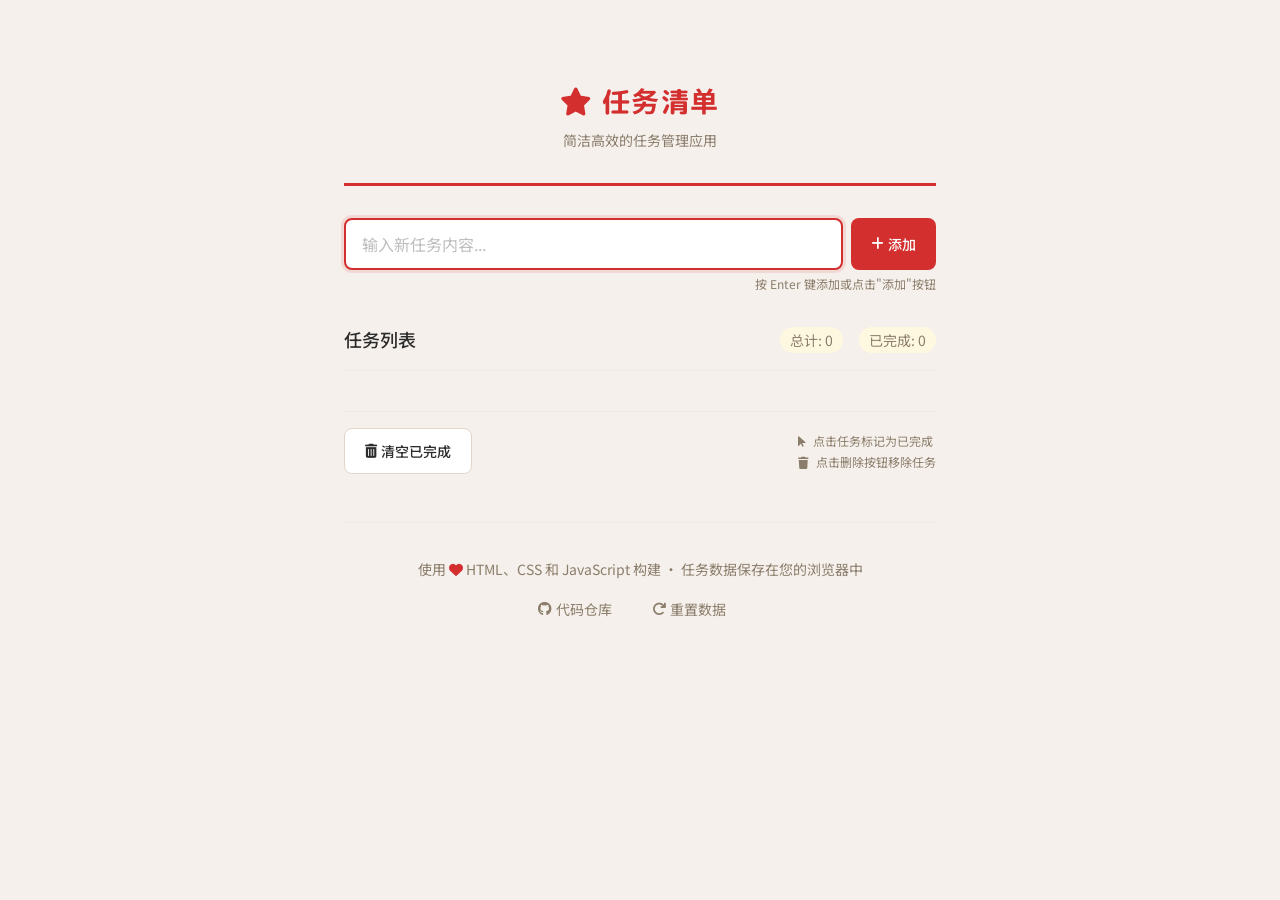
<file: index.html>
<!DOCTYPE html>
<html lang="zh-CN">
<head>
    <meta charset="UTF-8">
    <meta name="viewport" content="width=device-width, initial-scale=1.0">
    <meta name="theme-color" content="#D32F2F">
    <title>任务清单 - 党政风格</title>
    <meta name="description" content="党政风格的任务清单网页应用，简洁高效，支持本地存储。">
    <link rel="stylesheet" href="style.css">
    <link rel="preconnect" href="https://cdnjs.cloudflare.com">
    <link rel="preconnect" href="https://fonts.googleapis.com">
    <link rel="stylesheet" href="https://cdnjs.cloudflare.com/ajax/libs/font-awesome/6.4.0/css/all.min.css" media="print" onload="this.media='all'">
    <noscript>
        <link rel="stylesheet" href="https://cdnjs.cloudflare.com/ajax/libs/font-awesome/6.4.0/css/all.min.css">
    </noscript>
    <link href="https://fonts.googleapis.com/css2?family=M+PLUS+Rounded+1c:wght@300;400;500;700&family=Noto+Sans+SC:wght@300;400;500;700&display=swap" rel="stylesheet" media="print" onload="this.media='all'">
    <link rel="icon" href="data:image/svg+xml,<svg xmlns=%22http://www.w3.org/2000/svg%22 viewBox=%220 0 100 100%22><text y=%22.9em%22 font-size=%2290%22>✅</text></svg>">
</head>
<body>
    <div class="container">
        <header class="header">
            <h1 class="title">
                <i class="fas fa-star" aria-hidden="true"></i>
                任务清单
            </h1>
            <p class="subtitle">简洁高效的任务管理应用</p>
        </header>

        <main class="main-content">
            <section class="add-task-section" aria-labelledby="add-task-heading">
                <h2 id="add-task-heading" class="visually-hidden">添加新任务</h2>
                <div class="input-group">
                    <input
                        type="text"
                        id="task-input"
                        class="task-input"
                        placeholder="输入新任务内容..."
                        aria-label="新任务描述"
                        maxlength="200"
                        autocomplete="off"
                    >
                    <button id="add-task-btn" class="btn btn-primary" aria-label="添加任务">
                        <i class="fas fa-plus" aria-hidden="true"></i>
                        添加
                    </button>
                </div>
                <p class="input-hint">按 Enter 键添加或点击"添加"按钮</p>
            </section>

            <section class="tasks-section" aria-labelledby="tasks-heading">
                <h2 id="tasks-heading" class="visually-hidden">您的任务</h2>

                <div class="tasks-header">
                    <h3 class="tasks-title">任务列表</h3>
                    <div class="tasks-stats">
                        <span id="total-count" class="stat">总计: 0</span>
                        <span id="completed-count" class="stat">已完成: 0</span>
                    </div>
                </div>

                <div class="tasks-container">
                    <ul id="tasks-list" class="tasks-list" aria-live="polite">
                        <li class="empty-state" id="empty-state">
                            <i class="fas fa-clipboard-list" aria-hidden="true"></i>
                            <p>暂无任务。请在上方添加第一个任务！</p>
                        </li>
                    </ul>
                </div>

                <div class="tasks-footer">
                    <button id="clear-completed-btn" class="btn btn-secondary" aria-label="清空所有已完成任务">
                        <i class="fas fa-trash-alt" aria-hidden="true"></i>
                        清空已完成
                    </button>
                    <div class="tasks-instructions">
                        <p><i class="fas fa-mouse-pointer" aria-hidden="true"></i> 点击任务标记为已完成</p>
                        <p><i class="fas fa-trash" aria-hidden="true"></i> 点击删除按钮移除任务</p>
                    </div>
                </div>
            </section>
        </main>

        <footer class="footer">
            <p class="footer-text">
                使用 <i class="fas fa-heart icon-heart" aria-hidden="true"></i>
                HTML、CSS 和 JavaScript 构建
                &bullet; 任务数据保存在您的浏览器中
            </p>
            <nav class="footer-links" aria-label="页脚导航">
                <a href="https://github.com" target="_blank" rel="noopener" aria-label="在 GitHub 上查看">
                    <i class="fab fa-github" aria-hidden="true"></i>
                    代码仓库
                </a>
                <button id="reset-data" class="btn-reset" aria-label="重置所有数据">
                    <i class="fas fa-redo" aria-hidden="true"></i>
                    重置数据
                </button>
            </nav>
        </footer>

        <div aria-live="polite" aria-atomic="true" class="visually-hidden" id="status-message"></div>
    </div>

    <script src="app.js" defer></script>
</body>
</html>
</file>
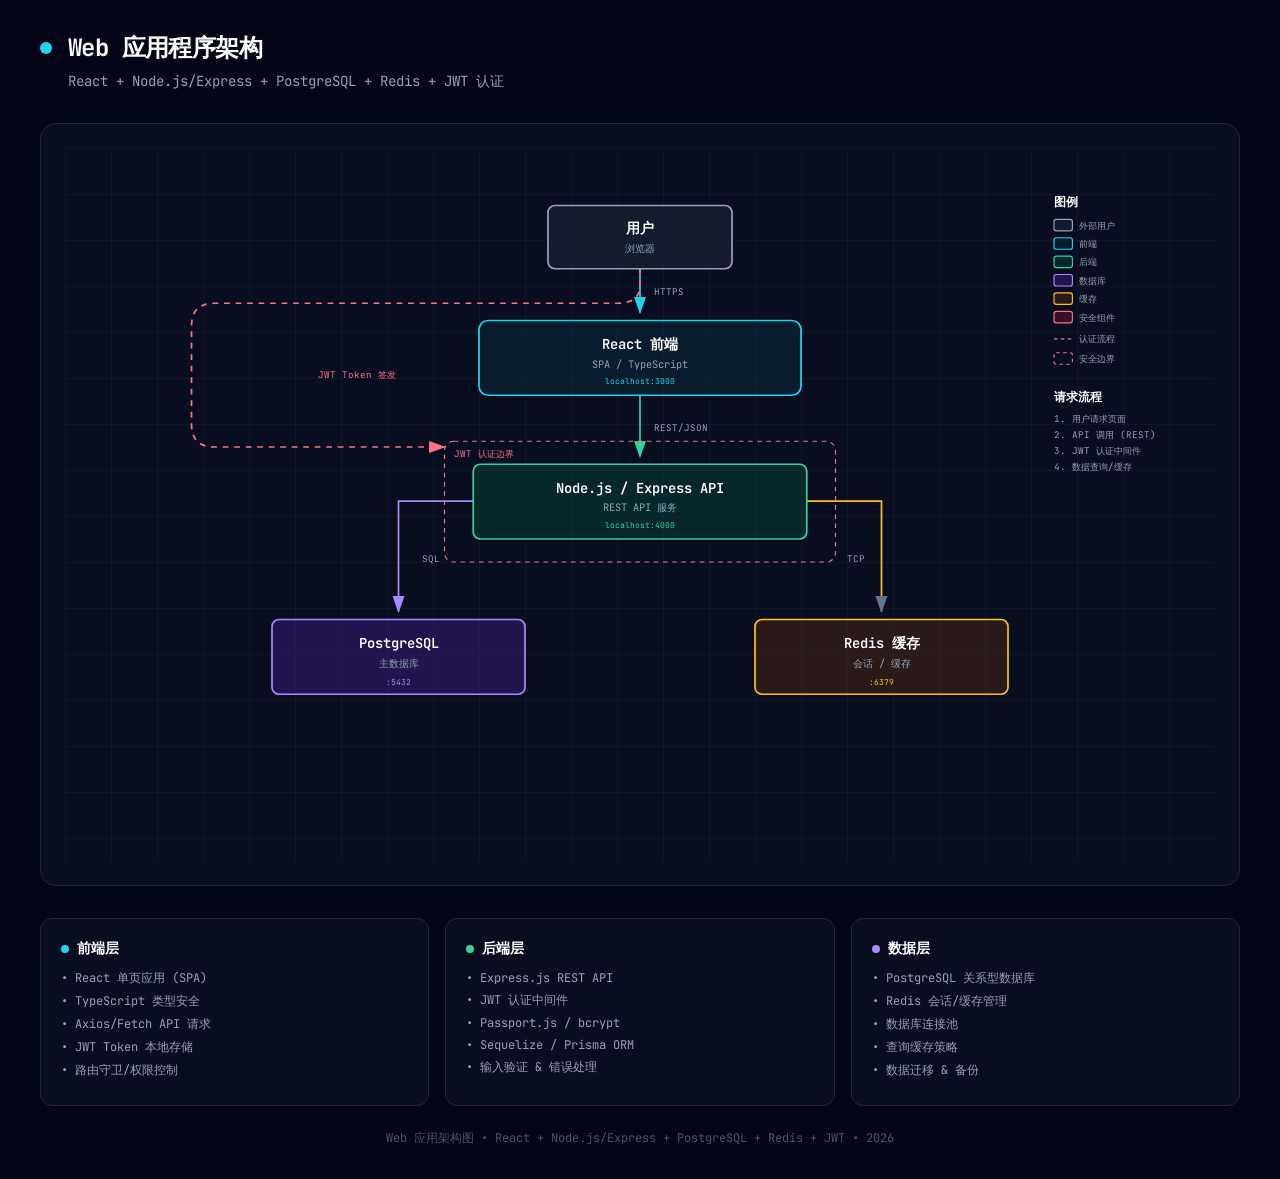
<file: architecture.html>
<!DOCTYPE html>
<html lang="zh-CN">
<head>
  <meta charset="UTF-8">
  <meta name="viewport" content="width=device-width, initial-scale=1.0">
  <title>Web 应用架构图</title>
  <link href="https://fonts.googleapis.com/css2?family=JetBrains+Mono:wght@400;500;600;700&display=swap" rel="stylesheet">
  <style>
    * {
      margin: 0;
      padding: 0;
      box-sizing: border-box;
    }

    body {
      font-family: 'JetBrains Mono', monospace;
      background: #020617;
      min-height: 100vh;
      padding: 2rem;
      color: white;
    }

    .container {
      max-width: 1200px;
      margin: 0 auto;
    }

    .header {
      margin-bottom: 2rem;
    }

    .header-row {
      display: flex;
      align-items: center;
      gap: 1rem;
      margin-bottom: 0.5rem;
    }

    .pulse-dot {
      width: 12px;
      height: 12px;
      background: #22d3ee;
      border-radius: 50%;
      animation: pulse 2s infinite;
    }

    @keyframes pulse {
      0%, 100% { opacity: 1; }
      50% { opacity: 0.5; }
    }

    h1 {
      font-size: 1.5rem;
      font-weight: 700;
      letter-spacing: -0.025em;
    }

    .subtitle {
      color: #94a3b8;
      font-size: 0.875rem;
      margin-left: 1.75rem;
    }

    .diagram-container {
      background: rgba(15, 23, 42, 0.5);
      border-radius: 1rem;
      border: 1px solid #1e293b;
      padding: 1.5rem;
      overflow-x: auto;
    }

    svg {
      width: 100%;
      min-width: 900px;
      display: block;
    }

    .cards {
      display: grid;
      grid-template-columns: repeat(auto-fit, minmax(280px, 1fr));
      gap: 1rem;
      margin-top: 2rem;
    }

    .card {
      background: rgba(15, 23, 42, 0.5);
      border-radius: 0.75rem;
      border: 1px solid #1e293b;
      padding: 1.25rem;
    }

    .card-header {
      display: flex;
      align-items: center;
      gap: 0.5rem;
      margin-bottom: 0.75rem;
    }

    .card-dot {
      width: 8px;
      height: 8px;
      border-radius: 50%;
    }

    .card-dot.cyan { background: #22d3ee; }
    .card-dot.emerald { background: #34d399; }
    .card-dot.violet { background: #a78bfa; }
    .card-dot.amber { background: #fbbf24; }
    .card-dot.rose { background: #fb7185; }

    .card h3 {
      font-size: 0.875rem;
      font-weight: 600;
    }

    .card ul {
      list-style: none;
      color: #94a3b8;
      font-size: 0.75rem;
    }

    .card li {
      margin-bottom: 0.375rem;
    }

    .footer {
      text-align: center;
      margin-top: 1.5rem;
      color: #475569;
      font-size: 0.75rem;
    }
  </style>
</head>
<body>
  <div class="container">
    <!-- Header -->
    <div class="header">
      <div class="header-row">
        <div class="pulse-dot"></div>
        <h1>Web 应用程序架构</h1>
      </div>
      <p class="subtitle">React + Node.js/Express + PostgreSQL + Redis + JWT 认证</p>
    </div>

    <!-- Main Diagram -->
    <div class="diagram-container">
      <svg viewBox="0 0 1000 620">
        <!-- Definitions -->
        <defs>
          <marker id="arrowhead" markerWidth="10" markerHeight="7" refX="9" refY="3.5" orient="auto">
            <polygon points="0 0, 10 3.5, 0 7" fill="#64748b" />
          </marker>
          <marker id="arrowhead-rose" markerWidth="10" markerHeight="7" refX="9" refY="3.5" orient="auto">
            <polygon points="0 0, 10 3.5, 0 7" fill="#fb7185" />
          </marker>
          <marker id="arrowhead-cyan" markerWidth="10" markerHeight="7" refX="9" refY="3.5" orient="auto">
            <polygon points="0 0, 10 3.5, 0 7" fill="#22d3ee" />
          </marker>
          <marker id="arrowhead-emerald" markerWidth="10" markerHeight="7" refX="9" refY="3.5" orient="auto">
            <polygon points="0 0, 10 3.5, 0 7" fill="#34d399" />
          </marker>
          <marker id="arrowhead-violet" markerWidth="10" markerHeight="7" refX="9" refY="3.5" orient="auto">
            <polygon points="0 0, 10 3.5, 0 7" fill="#a78bfa" />
          </marker>
          <pattern id="grid" width="40" height="40" patternUnits="userSpaceOnUse">
            <path d="M 40 0 L 0 0 0 40" fill="none" stroke="#1e293b" stroke-width="0.5"/>
          </pattern>
        </defs>

        <!-- Background Grid -->
        <rect width="100%" height="100%" fill="url(#grid)" />

        <!-- =================================================================
             ARROWS (drawn first so they appear behind components)
             ================================================================= -->

        <!-- Users → React Frontend -->
        <line x1="500" y1="105" x2="500" y2="143" stroke="#22d3ee" stroke-width="1.5" marker-end="url(#arrowhead-cyan)"/>
        <text x="512" y="128" fill="#94a3b8" font-size="8">HTTPS</text>

        <!-- React Frontend → Express API -->
        <line x1="500" y1="215" x2="500" y2="268" stroke="#34d399" stroke-width="1.5" marker-end="url(#arrowhead-emerald)"/>
        <text x="512" y="246" fill="#94a3b8" font-size="8">REST/JSON</text>

        <!-- Express API → PostgreSQL -->
        <path d="M 355 307 L 290 307 L 290 403" fill="none" stroke="#a78bfa" stroke-width="1.5" marker-end="url(#arrowhead-violet)"/>
        <text x="310" y="360" fill="#94a3b8" font-size="8">SQL</text>

        <!-- Express API → Redis -->
        <path d="M 645 307 L 710 307 L 710 403" fill="none" stroke="#fbbf24" stroke-width="1.5" marker-end="url(#arrowhead)"/>
        <text x="680" y="360" fill="#94a3b8" font-size="8">TCP</text>

        <!-- JWT Auth flow (dashed, curved) -->
        <path d="M 500 105 L 500 120 Q 500 135 480 135 L 130 135 Q 110 135 110 155 L 110 240 Q 110 260 130 260 L 330 260" fill="none" stroke="#fb7185" stroke-width="1.5" stroke-dasharray="5,5" marker-end="url(#arrowhead-rose)"/>
        <text x="220" y="200" fill="#fb7185" font-size="8">JWT Token 签发</text>

        <!-- =================================================================
             COMPONENTS
             ================================================================= -->

        <!-- Users (external) -->
        <rect x="420" y="50" width="160" height="55" rx="6" fill="rgba(30, 41, 59, 0.5)" stroke="#94a3b8" stroke-width="1.5"/>
        <text x="500" y="74" fill="white" font-size="12" font-weight="600" text-anchor="middle">用户</text>
        <text x="500" y="90" fill="#94a3b8" font-size="9" text-anchor="middle">浏览器</text>

        <!-- React Frontend (frontend - cyan) -->
        <rect x="360" y="150" width="280" height="65" rx="8" fill="rgba(8, 51, 68, 0.4)" stroke="#22d3ee" stroke-width="1.5"/>
        <text x="500" y="175" fill="white" font-size="12" font-weight="600" text-anchor="middle">React 前端</text>
        <text x="500" y="191" fill="#94a3b8" font-size="9" text-anchor="middle">SPA / TypeScript</text>
        <text x="500" y="205" fill="#22d3ee" font-size="7" text-anchor="middle">localhost:3000</text>

        <!-- JWT Security Boundary (dashed) -->
        <rect x="330" y="255" width="340" height="105" rx="8" fill="transparent" stroke="#fb7185" stroke-width="1" stroke-dasharray="4,4"/>
        <text x="338" y="269" fill="#fb7185" font-size="8">JWT 认证边界</text>

        <!-- Node.js/Express API (backend - emerald) -->
        <rect x="355" y="275" width="290" height="65" rx="6" fill="rgba(6, 78, 59, 0.4)" stroke="#34d399" stroke-width="1.5"/>
        <text x="500" y="300" fill="white" font-size="12" font-weight="600" text-anchor="middle">Node.js / Express API</text>
        <text x="500" y="316" fill="#94a3b8" font-size="9" text-anchor="middle">REST API 服务</text>
        <text x="500" y="330" fill="#34d399" font-size="7" text-anchor="middle">localhost:4000</text>

        <!-- PostgreSQL (database - violet) -->
        <rect x="180" y="410" width="220" height="65" rx="6" fill="rgba(76, 29, 149, 0.4)" stroke="#a78bfa" stroke-width="1.5"/>
        <text x="290" y="435" fill="white" font-size="12" font-weight="600" text-anchor="middle">PostgreSQL</text>
        <text x="290" y="451" fill="#94a3b8" font-size="9" text-anchor="middle">主数据库</text>
        <text x="290" y="467" fill="#a78bfa" font-size="7" text-anchor="middle">:5432</text>

        <!-- Redis (cache - amber) -->
        <rect x="600" y="410" width="220" height="65" rx="6" fill="rgba(120, 53, 15, 0.3)" stroke="#fbbf24" stroke-width="1.5"/>
        <text x="710" y="435" fill="white" font-size="12" font-weight="600" text-anchor="middle">Redis 缓存</text>
        <text x="710" y="451" fill="#94a3b8" font-size="9" text-anchor="middle">会话 / 缓存</text>
        <text x="710" y="467" fill="#fbbf24" font-size="7" text-anchor="middle">:6379</text>

        <!-- =================================================================
             LEGEND
             ================================================================= -->
        <text x="860" y="50" fill="white" font-size="10" font-weight="600">图例</text>

        <rect x="860" y="62" width="16" height="10" rx="2" fill="rgba(30, 41, 59, 0.5)" stroke="#94a3b8" stroke-width="1"/>
        <text x="882" y="70" fill="#94a3b8" font-size="8">外部用户</text>

        <rect x="860" y="78" width="16" height="10" rx="2" fill="rgba(8, 51, 68, 0.4)" stroke="#22d3ee" stroke-width="1"/>
        <text x="882" y="86" fill="#94a3b8" font-size="8">前端</text>

        <rect x="860" y="94" width="16" height="10" rx="2" fill="rgba(6, 78, 59, 0.4)" stroke="#34d399" stroke-width="1"/>
        <text x="882" y="102" fill="#94a3b8" font-size="8">后端</text>

        <rect x="860" y="110" width="16" height="10" rx="2" fill="rgba(76, 29, 149, 0.4)" stroke="#a78bfa" stroke-width="1"/>
        <text x="882" y="118" fill="#94a3b8" font-size="8">数据库</text>

        <rect x="860" y="126" width="16" height="10" rx="2" fill="rgba(120, 53, 15, 0.3)" stroke="#fbbf24" stroke-width="1"/>
        <text x="882" y="134" fill="#94a3b8" font-size="8">缓存</text>

        <rect x="860" y="142" width="16" height="10" rx="2" fill="rgba(136, 19, 55, 0.4)" stroke="#fb7185" stroke-width="1"/>
        <text x="882" y="150" fill="#94a3b8" font-size="8">安全组件</text>

        <line x1="860" y1="166" x2="876" y2="166" stroke="#fb7185" stroke-width="1" stroke-dasharray="3,3"/>
        <text x="882" y="169" fill="#94a3b8" font-size="8">认证流程</text>

        <rect x="860" y="178" width="16" height="10" rx="2" fill="transparent" stroke="#fb7185" stroke-width="1" stroke-dasharray="3,3"/>
        <text x="882" y="186" fill="#94a3b8" font-size="8">安全边界</text>

        <!-- Request flow label -->
        <text x="860" y="220" fill="white" font-size="10" font-weight="600">请求流程</text>
        <text x="860" y="238" fill="#94a3b8" font-size="8">1. 用户请求页面</text>
        <text x="860" y="252" fill="#94a3b8" font-size="8">2. API 调用 (REST)</text>
        <text x="860" y="266" fill="#94a3b8" font-size="8">3. JWT 认证中间件</text>
        <text x="860" y="280" fill="#94a3b8" font-size="8">4. 数据查询/缓存</text>
      </svg>
    </div>

    <!-- Info Cards -->
    <div class="cards">
      <div class="card">
        <div class="card-header">
          <div class="card-dot cyan"></div>
          <h3>前端层</h3>
        </div>
        <ul>
          <li>• React 单页应用 (SPA)</li>
          <li>• TypeScript 类型安全</li>
          <li>• Axios/Fetch API 请求</li>
          <li>• JWT Token 本地存储</li>
          <li>• 路由守卫/权限控制</li>
        </ul>
      </div>

      <div class="card">
        <div class="card-header">
          <div class="card-dot emerald"></div>
          <h3>后端层</h3>
        </div>
        <ul>
          <li>• Express.js REST API</li>
          <li>• JWT 认证中间件</li>
          <li>• Passport.js / bcrypt</li>
          <li>• Sequelize / Prisma ORM</li>
          <li>• 输入验证 &amp; 错误处理</li>
        </ul>
      </div>

      <div class="card">
        <div class="card-header">
          <div class="card-dot violet"></div>
          <h3>数据层</h3>
        </div>
        <ul>
          <li>• PostgreSQL 关系型数据库</li>
          <li>• Redis 会话/缓存管理</li>
          <li>• 数据库连接池</li>
          <li>• 查询缓存策略</li>
          <li>• 数据迁移 &amp; 备份</li>
        </ul>
      </div>
    </div>

    <!-- Footer -->
    <p class="footer">
      Web 应用架构图 &bull; React + Node.js/Express + PostgreSQL + Redis + JWT &bull; 2026
    </p>
  </div>
</body>
</html>
</file>
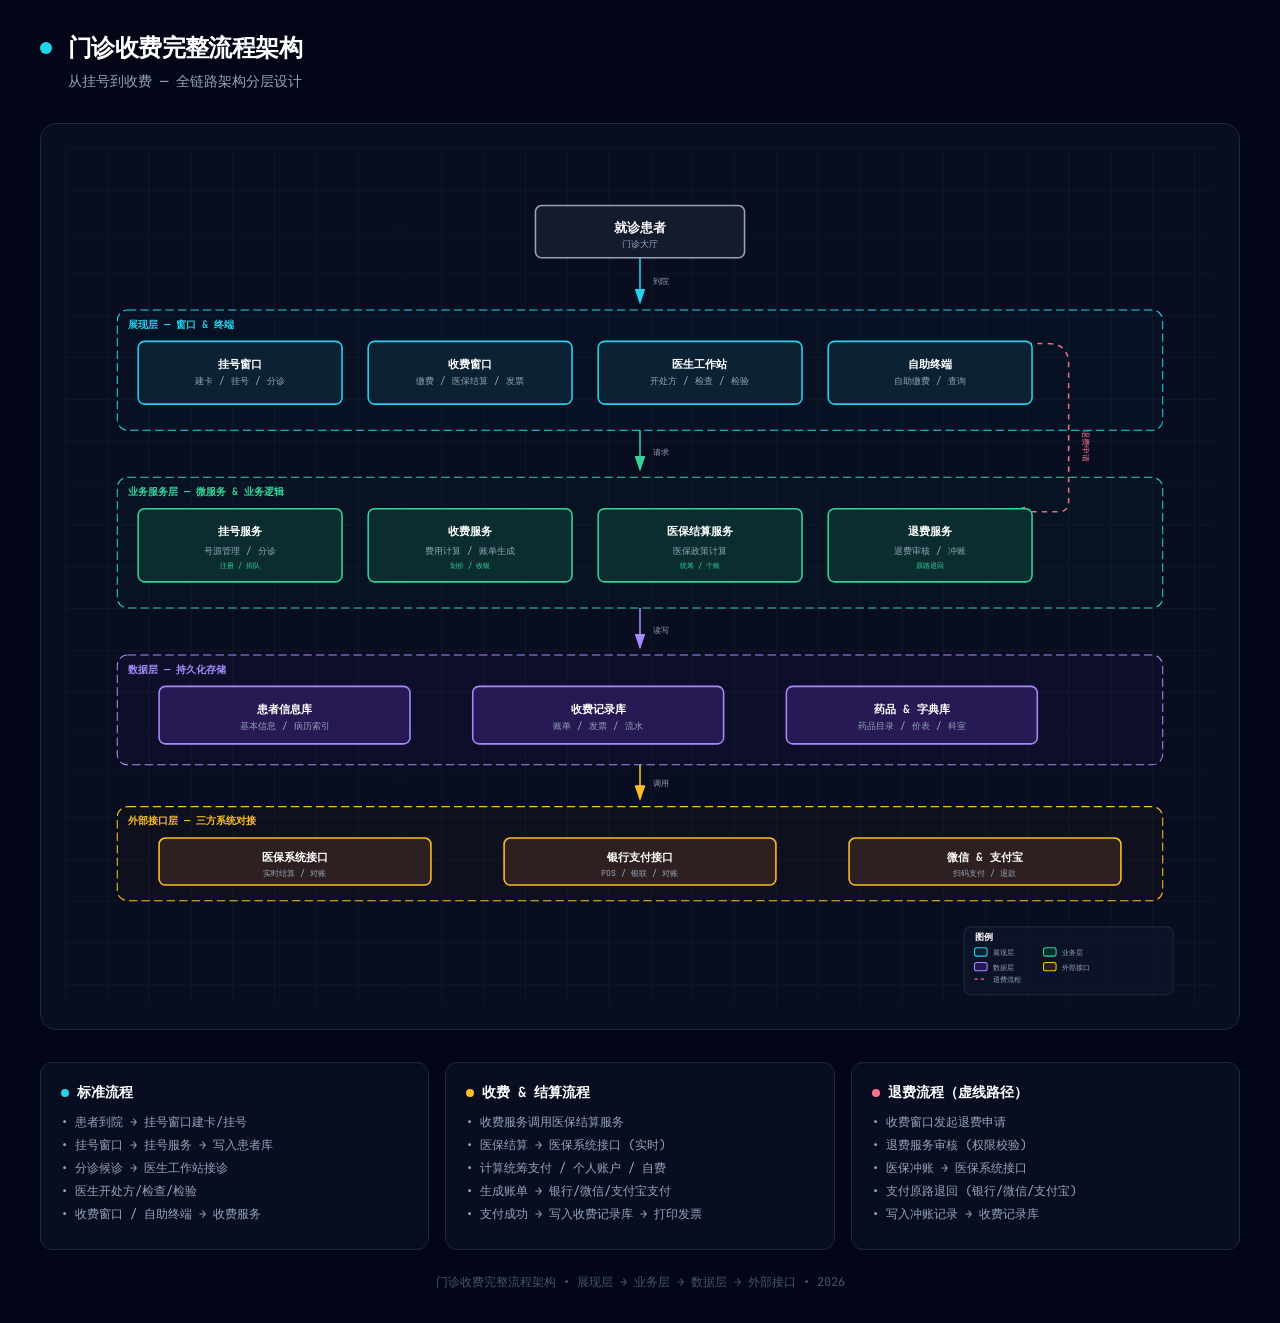
<file: clinic-billing.html>
<!DOCTYPE html>
<html lang="zh-CN">
<head>
  <meta charset="UTF-8">
  <meta name="viewport" content="width=device-width, initial-scale=1.0">
  <title>门诊收费完整流程架构图</title>
  <link href="https://fonts.googleapis.com/css2?family=JetBrains+Mono:wght@400;500;600;700&display=swap" rel="stylesheet">
  <style>
    * { margin: 0; padding: 0; box-sizing: border-box; }
    body {
      font-family: 'JetBrains Mono', monospace;
      background: #020617;
      min-height: 100vh;
      padding: 2rem;
      color: white;
    }
    .container { max-width: 1200px; margin: 0 auto; }
    .header { margin-bottom: 2rem; }
    .header-row { display: flex; align-items: center; gap: 1rem; margin-bottom: 0.5rem; }
    .pulse-dot {
      width: 12px; height: 12px; background: #22d3ee; border-radius: 50%;
      animation: pulse 2s infinite;
    }
    @keyframes pulse { 0%,100% { opacity: 1; } 50% { opacity: 0.5; } }
    h1 { font-size: 1.5rem; font-weight: 700; letter-spacing: -0.025em; }
    .subtitle { color: #94a3b8; font-size: 0.875rem; margin-left: 1.75rem; }
    .diagram-container {
      background: rgba(15, 23, 42, 0.5); border-radius: 1rem; border: 1px solid #1e293b;
      padding: 1.5rem; overflow-x: auto;
    }
    svg { width: 100%; min-width: 900px; display: block; }
    .cards {
      display: grid; grid-template-columns: repeat(auto-fit, minmax(280px, 1fr));
      gap: 1rem; margin-top: 2rem;
    }
    .card {
      background: rgba(15, 23, 42, 0.5); border-radius: 0.75rem; border: 1px solid #1e293b;
      padding: 1.25rem;
    }
    .card-header { display: flex; align-items: center; gap: 0.5rem; margin-bottom: 0.75rem; }
    .card-dot { width: 8px; height: 8px; border-radius: 50%; }
    .card-dot.cyan { background: #22d3ee; }
    .card-dot.emerald { background: #34d399; }
    .card-dot.violet { background: #a78bfa; }
    .card-dot.amber { background: #fbbf24; }
    .card-dot.rose { background: #fb7185; }
    .card h3 { font-size: 0.875rem; font-weight: 600; }
    .card ul { list-style: none; color: #94a3b8; font-size: 0.75rem; }
    .card li { margin-bottom: 0.375rem; }
    .footer { text-align: center; margin-top: 1.5rem; color: #475569; font-size: 0.75rem; }
  </style>
</head>
<body>
  <div class="container">
    <div class="header">
      <div class="header-row">
        <div class="pulse-dot"></div>
        <h1>门诊收费完整流程架构</h1>
      </div>
      <p class="subtitle">从挂号到收费 — 全链路架构分层设计</p>
    </div>

    <div class="diagram-container">
      <svg viewBox="0 0 1100 820">
        <defs>
          <marker id="arr-gray" markerWidth="10" markerHeight="7" refX="9" refY="3.5" orient="auto">
            <polygon points="0 0, 10 3.5, 0 7" fill="#64748b" />
          </marker>
          <marker id="arr-cyan" markerWidth="10" markerHeight="7" refX="9" refY="3.5" orient="auto">
            <polygon points="0 0, 10 3.5, 0 7" fill="#22d3ee" />
          </marker>
          <marker id="arr-emerald" markerWidth="10" markerHeight="7" refX="9" refY="3.5" orient="auto">
            <polygon points="0 0, 10 3.5, 0 7" fill="#34d399" />
          </marker>
          <marker id="arr-violet" markerWidth="10" markerHeight="7" refX="9" refY="3.5" orient="auto">
            <polygon points="0 0, 10 3.5, 0 7" fill="#a78bfa" />
          </marker>
          <marker id="arr-rose" markerWidth="10" markerHeight="7" refX="9" refY="3.5" orient="auto">
            <polygon points="0 0, 10 3.5, 0 7" fill="#fb7185" />
          </marker>
          <marker id="arr-amber" markerWidth="10" markerHeight="7" refX="9" refY="3.5" orient="auto">
            <polygon points="0 0, 10 3.5, 0 7" fill="#fbbf24" />
          </marker>
          <pattern id="grid" width="40" height="40" patternUnits="userSpaceOnUse">
            <path d="M 40 0 L 0 0 0 40" fill="none" stroke="#1e293b" stroke-width="0.5"/>
          </pattern>
        </defs>

        <!-- Background -->
        <rect width="100%" height="100%" fill="url(#grid)" />

        <!-- =================================================================
             MAIN FLOW ARROWS (behind components, front-to-back order)
             ================================================================= -->

        <!-- 患者 → 展现层 -->
        <line x1="550" y1="105" x2="550" y2="148" stroke="#22d3ee" stroke-width="1.5" marker-end="url(#arr-cyan)"/>
        <text x="562" y="130" fill="#94a3b8" font-size="8">到院</text>

        <!-- 展现层 → 业务层 -->
        <line x1="550" y1="270" x2="550" y2="308" stroke="#34d399" stroke-width="1.5" marker-end="url(#arr-emerald)"/>
        <text x="562" y="294" fill="#94a3b8" font-size="8">请求</text>

        <!-- 业务层 → 数据层 -->
        <line x1="550" y1="440" x2="550" y2="478" stroke="#a78bfa" stroke-width="1.5" marker-end="url(#arr-violet)"/>
        <text x="562" y="464" fill="#94a3b8" font-size="8">读写</text>

        <!-- 业务层 → 外部接口 -->
        <line x1="550" y1="590" x2="550" y2="623" stroke="#fbbf24" stroke-width="1.5" marker-end="url(#arr-amber)"/>
        <text x="562" y="610" fill="#94a3b8" font-size="8">调用</text>

        <!-- =================================================================
             CROSS LAYER FLOWS (退费流程 - dashed)
             ================================================================= -->

        <!-- 退费流程: 收费窗口 → 退费服务 -->
        <path d="M 920 187 L 940 187 Q 960 187 960 207 L 960 338 Q 960 348 950 348 L 905 348" fill="none" stroke="#fb7185" stroke-width="1.5" stroke-dasharray="5,5" marker-end="url(#arr-rose)"/>
        <text x="974" y="270" fill="#fb7185" font-size="8" transform="rotate(90,974,270)">退费申请</text>

        <!-- =================================================================
             PATIENT (external)
             ================================================================= -->
        <rect x="450" y="55" width="200" height="50" rx="6" fill="rgba(30, 41, 59, 0.5)" stroke="#94a3b8" stroke-width="1.5"/>
        <text x="550" y="80" fill="white" font-size="12" font-weight="600" text-anchor="middle">就诊患者</text>
        <text x="550" y="95" fill="#94a3b8" font-size="9" text-anchor="middle">门诊大厅</text>

        <!-- =================================================================
             LAYER 1 — 展现层 (Frontend / Cyan)
             ================================================================= -->
        <rect x="50" y="155" width="1000" height="115" rx="10" fill="rgba(8,51,68,0.08)" stroke="#22d3ee" stroke-width="1" stroke-dasharray="8,4"/>
        <text x="60" y="172" fill="#22d3ee" font-size="10" font-weight="600">展现层 — 窗口 &amp; 终端</text>

        <!-- Opaque backgrounds to mask arrows -->
        <rect x="70" y="185" width="195" height="60" rx="6" fill="#0f172a"/>
        <rect x="290" y="185" width="195" height="60" rx="6" fill="#0f172a"/>
        <rect x="510" y="185" width="195" height="60" rx="6" fill="#0f172a"/>
        <rect x="730" y="185" width="195" height="60" rx="6" fill="#0f172a"/>

        <!-- 挂号窗口 -->
        <rect x="70" y="185" width="195" height="60" rx="6" fill="rgba(8,51,68,0.4)" stroke="#22d3ee" stroke-width="1.5"/>
        <text x="167" y="210" fill="white" font-size="11" font-weight="600" text-anchor="middle">挂号窗口</text>
        <text x="167" y="226" fill="#94a3b8" font-size="9" text-anchor="middle">建卡 / 挂号 / 分诊</text>

        <!-- 收费窗口 -->
        <rect x="290" y="185" width="195" height="60" rx="6" fill="rgba(8,51,68,0.4)" stroke="#22d3ee" stroke-width="1.5"/>
        <text x="387" y="210" fill="white" font-size="11" font-weight="600" text-anchor="middle">收费窗口</text>
        <text x="387" y="226" fill="#94a3b8" font-size="9" text-anchor="middle">缴费 / 医保结算 / 发票</text>

        <!-- 医生工作站 -->
        <rect x="510" y="185" width="195" height="60" rx="6" fill="rgba(8,51,68,0.4)" stroke="#22d3ee" stroke-width="1.5"/>
        <text x="607" y="210" fill="white" font-size="11" font-weight="600" text-anchor="middle">医生工作站</text>
        <text x="607" y="226" fill="#94a3b8" font-size="9" text-anchor="middle">开处方 / 检查 / 检验</text>

        <!-- 自助终端 -->
        <rect x="730" y="185" width="195" height="60" rx="6" fill="rgba(8,51,68,0.4)" stroke="#22d3ee" stroke-width="1.5"/>
        <text x="827" y="210" fill="white" font-size="11" font-weight="600" text-anchor="middle">自助终端</text>
        <text x="827" y="226" fill="#94a3b8" font-size="9" text-anchor="middle">自助缴费 / 查询</text>

        <!-- =================================================================
             LAYER 2 — 业务服务层 (Backend / Emerald)
             ================================================================= -->
        <rect x="50" y="315" width="1000" height="125" rx="10" fill="rgba(6,78,59,0.08)" stroke="#34d399" stroke-width="1" stroke-dasharray="8,4"/>
        <text x="60" y="332" fill="#34d399" font-size="10" font-weight="600">业务服务层 — 微服务 &amp; 业务逻辑</text>

        <!-- Opaque backgrounds -->
        <rect x="70" y="345" width="195" height="70" rx="6" fill="#0f172a"/>
        <rect x="290" y="345" width="195" height="70" rx="6" fill="#0f172a"/>
        <rect x="510" y="345" width="195" height="70" rx="6" fill="#0f172a"/>
        <rect x="730" y="345" width="195" height="70" rx="6" fill="#0f172a"/>

        <!-- 挂号服务 -->
        <rect x="70" y="345" width="195" height="70" rx="6" fill="rgba(6,78,59,0.4)" stroke="#34d399" stroke-width="1.5"/>
        <text x="167" y="370" fill="white" font-size="11" font-weight="600" text-anchor="middle">挂号服务</text>
        <text x="167" y="388" fill="#94a3b8" font-size="9" text-anchor="middle">号源管理 / 分诊</text>
        <text x="167" y="402" fill="#34d399" font-size="7" text-anchor="middle">注册 / 排队</text>

        <!-- 收费服务 -->
        <rect x="290" y="345" width="195" height="70" rx="6" fill="rgba(6,78,59,0.4)" stroke="#34d399" stroke-width="1.5"/>
        <text x="387" y="370" fill="white" font-size="11" font-weight="600" text-anchor="middle">收费服务</text>
        <text x="387" y="388" fill="#94a3b8" font-size="9" text-anchor="middle">费用计算 / 账单生成</text>
        <text x="387" y="402" fill="#34d399" font-size="7" text-anchor="middle">划价 / 收银</text>

        <!-- 医保结算 -->
        <rect x="510" y="345" width="195" height="70" rx="6" fill="rgba(6,78,59,0.4)" stroke="#34d399" stroke-width="1.5"/>
        <text x="607" y="370" fill="white" font-size="11" font-weight="600" text-anchor="middle">医保结算服务</text>
        <text x="607" y="388" fill="#94a3b8" font-size="9" text-anchor="middle">医保政策计算</text>
        <text x="607" y="402" fill="#34d399" font-size="7" text-anchor="middle">统筹 / 个账</text>

        <!-- 退费服务 -->
        <rect x="730" y="345" width="195" height="70" rx="6" fill="rgba(6,78,59,0.4)" stroke="#34d399" stroke-width="1.5"/>
        <text x="827" y="370" fill="white" font-size="11" font-weight="600" text-anchor="middle">退费服务</text>
        <text x="827" y="388" fill="#94a3b8" font-size="9" text-anchor="middle">退费审核 / 冲账</text>
        <text x="827" y="402" fill="#34d399" font-size="7" text-anchor="middle">原路退回</text>

        <!-- =================================================================
             LAYER 3 — 数据层 (Database / Violet)
             ================================================================= -->
        <rect x="50" y="485" width="1000" height="105" rx="10" fill="rgba(76,29,149,0.08)" stroke="#a78bfa" stroke-width="1" stroke-dasharray="8,4"/>
        <text x="60" y="502" fill="#a78bfa" font-size="10" font-weight="600">数据层 — 持久化存储</text>

        <!-- Opaque backgrounds -->
        <rect x="90" y="515" width="240" height="55" rx="6" fill="#0f172a"/>
        <rect x="390" y="515" width="240" height="55" rx="6" fill="#0f172a"/>
        <rect x="690" y="515" width="240" height="55" rx="6" fill="#0f172a"/>

        <!-- 患者信息库 -->
        <rect x="90" y="515" width="240" height="55" rx="6" fill="rgba(76,29,149,0.4)" stroke="#a78bfa" stroke-width="1.5"/>
        <text x="210" y="540" fill="white" font-size="11" font-weight="600" text-anchor="middle">患者信息库</text>
        <text x="210" y="556" fill="#94a3b8" font-size="9" text-anchor="middle">基本信息 / 病历索引</text>

        <!-- 收费记录库 -->
        <rect x="390" y="515" width="240" height="55" rx="6" fill="rgba(76,29,149,0.4)" stroke="#a78bfa" stroke-width="1.5"/>
        <text x="510" y="540" fill="white" font-size="11" font-weight="600" text-anchor="middle">收费记录库</text>
        <text x="510" y="556" fill="#94a3b8" font-size="9" text-anchor="middle">账单 / 发票 / 流水</text>

        <!-- 药品/字典库 -->
        <rect x="690" y="515" width="240" height="55" rx="6" fill="rgba(76,29,149,0.4)" stroke="#a78bfa" stroke-width="1.5"/>
        <text x="810" y="540" fill="white" font-size="11" font-weight="600" text-anchor="middle">药品 &amp; 字典库</text>
        <text x="810" y="556" fill="#94a3b8" font-size="9" text-anchor="middle">药品目录 / 价表 / 科室</text>

        <!-- =================================================================
             LAYER 4 — 外部接口 (External / Amber)
             ================================================================= -->
        <rect x="50" y="630" width="1000" height="90" rx="10" fill="rgba(120,53,15,0.06)" stroke="#fbbf24" stroke-width="1" stroke-dasharray="8,4"/>
        <text x="60" y="647" fill="#fbbf24" font-size="10" font-weight="600">外部接口层 — 三方系统对接</text>

        <!-- Opaque backgrounds -->
        <rect x="90" y="660" width="260" height="45" rx="6" fill="#0f172a"/>
        <rect x="420" y="660" width="260" height="45" rx="6" fill="#0f172a"/>
        <rect x="750" y="660" width="260" height="45" rx="6" fill="#0f172a"/>

        <!-- 医保系统 -->
        <rect x="90" y="660" width="260" height="45" rx="6" fill="rgba(120,53,15,0.3)" stroke="#fbbf24" stroke-width="1.5"/>
        <text x="220" y="682" fill="white" font-size="11" font-weight="600" text-anchor="middle">医保系统接口</text>
        <text x="220" y="696" fill="#94a3b8" font-size="8" text-anchor="middle">实时结算 / 对账</text>

        <!-- 银行支付 -->
        <rect x="420" y="660" width="260" height="45" rx="6" fill="rgba(120,53,15,0.3)" stroke="#fbbf24" stroke-width="1.5"/>
        <text x="550" y="682" fill="white" font-size="11" font-weight="600" text-anchor="middle">银行支付接口</text>
        <text x="550" y="696" fill="#94a3b8" font-size="8" text-anchor="middle">POS / 银联 / 对账</text>

        <!-- 微信/支付宝 -->
        <rect x="750" y="660" width="260" height="45" rx="6" fill="rgba(120,53,15,0.3)" stroke="#fbbf24" stroke-width="1.5"/>
        <text x="880" y="682" fill="white" font-size="11" font-weight="600" text-anchor="middle">微信 &amp; 支付宝</text>
        <text x="880" y="696" fill="#94a3b8" font-size="8" text-anchor="middle">扫码支付 / 退款</text>

        <!-- =================================================================
             LEGEND
             ================================================================= -->
        <rect x="860" y="745" width="200" height="65" rx="6" fill="rgba(15,23,42,0.6)" stroke="#1e293b" stroke-width="1"/>
        <text x="870" y="758" fill="white" font-size="9" font-weight="600">图例</text>

        <rect x="870" y="765" width="12" height="8" rx="2" fill="rgba(8,51,68,0.4)" stroke="#22d3ee" stroke-width="1"/>
        <text x="888" y="772" fill="#94a3b8" font-size="7">展现层</text>

        <rect x="936" y="765" width="12" height="8" rx="2" fill="rgba(6,78,59,0.4)" stroke="#34d399" stroke-width="1"/>
        <text x="954" y="772" fill="#94a3b8" font-size="7">业务层</text>

        <rect x="870" y="779" width="12" height="8" rx="2" fill="rgba(76,29,149,0.4)" stroke="#a78bfa" stroke-width="1"/>
        <text x="888" y="786" fill="#94a3b8" font-size="7">数据层</text>

        <rect x="936" y="779" width="12" height="8" rx="2" fill="rgba(120,53,15,0.3)" stroke="#fbbf24" stroke-width="1"/>
        <text x="954" y="786" fill="#94a3b8" font-size="7">外部接口</text>

        <line x1="870" y1="795" x2="882" y2="795" stroke="#fb7185" stroke-width="1" stroke-dasharray="3,3"/>
        <text x="888" y="798" fill="#94a3b8" font-size="7">退费流程</text>
      </svg>
    </div>

    <!-- Info Cards -->
    <div class="cards">
      <div class="card">
        <div class="card-header">
          <div class="card-dot cyan"></div>
          <h3>标准流程</h3>
        </div>
        <ul>
          <li>• 患者到院 → 挂号窗口建卡/挂号</li>
          <li>• 挂号窗口 → 挂号服务 → 写入患者库</li>
          <li>• 分诊候诊 → 医生工作站接诊</li>
          <li>• 医生开处方/检查/检验</li>
          <li>• 收费窗口 / 自助终端 → 收费服务</li>
        </ul>
      </div>

      <div class="card">
        <div class="card-header">
          <div class="card-dot amber"></div>
          <h3>收费 &amp; 结算流程</h3>
        </div>
        <ul>
          <li>• 收费服务调用医保结算服务</li>
          <li>• 医保结算 → 医保系统接口 (实时)</li>
          <li>• 计算统筹支付 / 个人账户 / 自费</li>
          <li>• 生成账单 → 银行/微信/支付宝支付</li>
          <li>• 支付成功 → 写入收费记录库 → 打印发票</li>
        </ul>
      </div>

      <div class="card">
        <div class="card-header">
          <div class="card-dot rose"></div>
          <h3>退费流程（虚线路径）</h3>
        </div>
        <ul>
          <li>• 收费窗口发起退费申请</li>
          <li>• 退费服务审核 (权限校验)</li>
          <li>• 医保冲账 → 医保系统接口</li>
          <li>• 支付原路退回 (银行/微信/支付宝)</li>
          <li>• 写入冲账记录 → 收费记录库</li>
        </ul>
      </div>
    </div>

    <p class="footer">
      门诊收费完整流程架构 &bull; 展现层 → 业务层 → 数据层 → 外部接口 &bull; 2026
    </p>
  </div>
</body>
</html>
</file>
<file: style.css>
/* ============================================
   任务清单 - 党政风格
   Design Tokens & Variables
   ============================================ */
:root {
    /* Colors */
    --color-primary: #D32F2F;
    --color-primary-hover: #B71C1C;
    --color-primary-light: #FFEBEE;
    --color-accent: #C8A84E;
    --color-accent-light: #FFF8E1;

    --color-bg: #F5F0EB;
    --color-surface: #FFFFFF;
    --color-surface-hover: #FAFAFA;
    --color-border: #E0D5C7;
    --color-border-light: #F0EBE0;

    --color-text: #2C2C2C;
    --color-text-secondary: #8B7D6B;
    --color-text-muted: #BDBDBD;
    --color-text-inverse: #FFFFFF;

    --color-success: #4CAF50;
    --color-success-bg: #E8F5E9;
    --color-danger: #D32F2F;
    --color-danger-bg: #FFEBEE;

    /* Typography */
    --font-body: 'Noto Sans SC', -apple-system, BlinkMacSystemFont, 'Segoe UI', sans-serif;
    --font-display: 'M PLUS Rounded 1c', var(--font-body);

    --text-xs: 0.75rem;
    --text-sm: 0.875rem;
    --text-base: 1rem;
    --text-lg: 1.125rem;
    --text-xl: 1.25rem;
    --text-2xl: 1.75rem;

    /* Spacing */
    --space-xs: 0.25rem;
    --space-sm: 0.5rem;
    --space-md: 1rem;
    --space-lg: 1.5rem;
    --space-xl: 2rem;
    --space-2xl: 3rem;

    /* Border radius */
    --radius-sm: 4px;
    --radius-md: 8px;
    --radius-lg: 12px;

    /* Shadows */
    --shadow-sm: 0 1px 3px rgba(0, 0, 0, 0.06), 0 1px 2px rgba(0, 0, 0, 0.04);
    --shadow-md: 0 4px 12px rgba(0, 0, 0, 0.08);
    --shadow-lg: 0 8px 30px rgba(0, 0, 0, 0.12);

    /* Transitions */
    --transition-fast: 150ms ease;
    --transition-normal: 250ms ease;
}

/* ============================================
   Base & Reset
   ============================================ */
*,
*::before,
*::after {
    box-sizing: border-box;
    margin: 0;
    padding: 0;
}

html {
    font-size: 16px;
    -webkit-text-size-adjust: 100%;
    scroll-behavior: smooth;
}

body {
    font-family: var(--font-body);
    font-weight: 400;
    color: var(--color-text);
    background-color: var(--color-bg);
    line-height: 1.6;
    min-height: 100vh;
}

ul {
    list-style: none;
}

a {
    color: var(--color-primary);
    text-decoration: none;
}

a:hover {
    text-decoration: underline;
}

button {
    font-family: inherit;
    cursor: pointer;
    border: none;
    background: none;
    font-size: inherit;
}

/* ============================================
   Layout
   ============================================ */
.container {
    max-width: 640px;
    margin: 0 auto;
    padding: var(--space-xl) var(--space-lg);
    min-height: 100vh;
    display: flex;
    flex-direction: column;
}

/* ============================================
   Header
   ============================================ */
.header {
    text-align: center;
    padding: var(--space-2xl) 0 var(--space-xl);
    border-bottom: 3px solid var(--color-primary);
    margin-bottom: var(--space-xl);
}

.title {
    font-family: var(--font-display);
    font-size: var(--text-2xl);
    font-weight: 700;
    color: var(--color-primary);
    letter-spacing: 0.05em;
    display: flex;
    align-items: center;
    justify-content: center;
    gap: var(--space-sm);
}

.subtitle {
    color: var(--color-text-secondary);
    font-size: var(--text-sm);
    margin-top: var(--space-xs);
}

/* ============================================
   Add Task Section
   ============================================ */
.add-task-section {
    margin-bottom: var(--space-xl);
}

.input-group {
    display: flex;
    gap: var(--space-sm);
}

.task-input {
    flex: 1;
    padding: 12px 16px;
    font-size: var(--text-base);
    font-family: inherit;
    border: 2px solid var(--color-border);
    border-radius: var(--radius-md);
    background: var(--color-surface);
    color: var(--color-text);
    outline: none;
    transition: border-color var(--transition-fast), box-shadow var(--transition-fast);
}

.task-input::placeholder {
    color: var(--color-text-muted);
}

.task-input:focus {
    border-color: var(--color-primary);
    box-shadow: 0 0 0 3px rgba(211, 47, 47, 0.12);
}

.input-hint {
    margin-top: var(--space-xs);
    font-size: var(--text-xs);
    color: var(--color-text-secondary);
    text-align: right;
}

/* ============================================
   Buttons
   ============================================ */
.btn {
    display: inline-flex;
    align-items: center;
    gap: var(--space-xs);
    padding: 12px 20px;
    font-size: var(--text-sm);
    font-weight: 500;
    border-radius: var(--radius-md);
    transition: all var(--transition-fast);
    white-space: nowrap;
}

.btn i {
    font-size: var(--text-sm);
}

.btn-primary {
    background-color: var(--color-primary);
    color: var(--color-text-inverse);
}

.btn-primary:hover,
.btn-primary:focus-visible {
    background-color: var(--color-primary-hover);
    box-shadow: var(--shadow-sm);
}

.btn-primary:active {
    transform: scale(0.97);
}

.btn-secondary {
    background-color: var(--color-surface);
    color: var(--color-text);
    border: 1px solid var(--color-border);
}

.btn-secondary:hover,
.btn-secondary:focus-visible {
    background-color: var(--color-surface-hover);
    border-color: var(--color-primary);
    color: var(--color-primary);
}

.btn-reset {
    display: inline-flex;
    align-items: center;
    gap: var(--space-xs);
    padding: var(--space-sm) var(--space-md);
    font-size: var(--text-sm);
    color: var(--color-text-secondary);
    border-radius: var(--radius-sm);
    transition: all var(--transition-fast);
}

.btn-reset:hover,
.btn-reset:focus-visible {
    color: var(--color-danger);
    background-color: var(--color-danger-bg);
}

/* ============================================
   Tasks Section
   ============================================ */
.tasks-section {
    flex: 1;
    display: flex;
    flex-direction: column;
}

.tasks-header {
    display: flex;
    justify-content: space-between;
    align-items: center;
    padding-bottom: var(--space-md);
    border-bottom: 1px solid var(--color-border-light);
    margin-bottom: var(--space-md);
}

.tasks-title {
    font-size: var(--text-lg);
    font-weight: 500;
}

.tasks-stats {
    display: flex;
    gap: var(--space-md);
}

.stat {
    font-size: var(--text-sm);
    color: var(--color-text-secondary);
    background: var(--color-accent-light);
    padding: 2px 10px;
    border-radius: 999px;
}

/* ============================================
   Task List
   ============================================ */
.tasks-container {
    flex: 1;
}

.tasks-list {
    display: flex;
    flex-direction: column;
    gap: var(--space-sm);
}

.empty-state {
    display: flex;
    flex-direction: column;
    align-items: center;
    justify-content: center;
    padding: var(--space-2xl) var(--space-lg);
    color: var(--color-text-secondary);
    text-align: center;
    min-height: 200px;
}

.empty-state i {
    font-size: 3rem;
    color: var(--color-border);
    margin-bottom: var(--space-md);
}

.empty-state p {
    font-size: var(--text-sm);
}

/* Task Item */
.task-item {
    display: flex;
    align-items: center;
    gap: var(--space-md);
    padding: 14px 16px;
    background: var(--color-surface);
    border: 1px solid var(--color-border-light);
    border-radius: var(--radius-md);
    transition: all var(--transition-normal);
    animation: taskSlideIn 250ms ease;
}

@keyframes taskSlideIn {
    from {
        opacity: 0;
        transform: translateY(-8px);
    }
    to {
        opacity: 1;
        transform: translateY(0);
    }
}

.task-item:hover {
    border-color: var(--color-border);
    box-shadow: var(--shadow-sm);
}

.task-item.completed {
    background-color: var(--color-success-bg);
    border-color: var(--color-success);
}

.task-checkbox {
    display: flex;
    align-items: center;
    justify-content: center;
    width: 24px;
    height: 24px;
    border: 2px solid var(--color-border);
    border-radius: 50%;
    background: var(--color-surface);
    cursor: pointer;
    transition: all var(--transition-fast);
    flex-shrink: 0;
}

.task-checkbox:hover {
    border-color: var(--color-primary);
}

.task-item.completed .task-checkbox {
    background-color: var(--color-success);
    border-color: var(--color-success);
}

.task-checkbox i {
    font-size: var(--text-xs);
    color: var(--color-text-inverse);
    opacity: 0;
    transition: opacity var(--transition-fast);
}

.task-item.completed .task-checkbox i {
    opacity: 1;
}

.task-text {
    flex: 1;
    font-size: var(--text-base);
    line-height: 1.5;
    word-break: break-word;
}

.task-item.completed .task-text {
    text-decoration: line-through;
    color: var(--color-text-secondary);
}

.task-delete-btn {
    display: flex;
    align-items: center;
    justify-content: center;
    width: 32px;
    height: 32px;
    border-radius: var(--radius-sm);
    color: var(--color-text-muted);
    transition: all var(--transition-fast);
    flex-shrink: 0;
}

.task-delete-btn:hover {
    color: var(--color-danger);
    background-color: var(--color-danger-bg);
}

/* ============================================
   Tasks Footer
   ============================================ */
.tasks-footer {
    display: flex;
    justify-content: space-between;
    align-items: center;
    padding-top: var(--space-md);
    margin-top: var(--space-lg);
    border-top: 1px solid var(--color-border-light);
}

.tasks-instructions {
    display: flex;
    flex-direction: column;
    gap: 2px;
    font-size: var(--text-xs);
    color: var(--color-text-secondary);
}

.tasks-instructions i {
    margin-right: 4px;
}

/* ============================================
   Footer
   ============================================ */
.footer {
    text-align: center;
    padding-top: var(--space-xl);
    margin-top: var(--space-2xl);
    border-top: 1px solid var(--color-border-light);
}

.footer-text {
    font-size: var(--text-sm);
    color: var(--color-text-secondary);
    line-height: 2;
}

.icon-heart {
    color: var(--color-primary);
}

.footer-links {
    display: flex;
    justify-content: center;
    gap: var(--space-lg);
    margin-top: var(--space-sm);
    font-size: var(--text-sm);
}

.footer-links a,
.footer-links button {
    display: inline-flex;
    align-items: center;
    gap: var(--space-xs);
    color: var(--color-text-secondary);
    transition: color var(--transition-fast);
}

.footer-links a:hover,
.footer-links button:hover {
    color: var(--color-primary);
}

/* ============================================
   Utilities
   ============================================ */
.visually-hidden {
    position: absolute;
    width: 1px;
    height: 1px;
    padding: 0;
    margin: -1px;
    overflow: hidden;
    clip: rect(0, 0, 0, 0);
    white-space: nowrap;
    border: 0;
}

/* ============================================
   Responsive
   ============================================ */
@media (max-width: 480px) {
    .container {
        padding: var(--space-md);
    }

    .header {
        padding: var(--space-xl) 0 var(--space-lg);
    }

    .title {
        font-size: var(--text-xl);
    }

    .input-group {
        flex-direction: column;
    }

    .task-input {
        padding: 10px 14px;
    }

    .btn {
        justify-content: center;
        padding: 10px 16px;
    }

    .tasks-footer {
        flex-direction: column-reverse;
        gap: var(--space-md);
        align-items: stretch;
        text-align: center;
    }

    .tasks-instructions {
        flex-direction: row;
        justify-content: center;
        gap: var(--space-md);
    }

    .tasks-stats {
        flex-direction: column;
        gap: var(--space-xs);
    }

    .stat {
        text-align: center;
    }
}

@media (prefers-reduced-motion: reduce) {
    *,
    *::before,
    *::after {
        animation-duration: 0.01ms !important;
        transition-duration: 0.01ms !important;
    }
}
</file>
